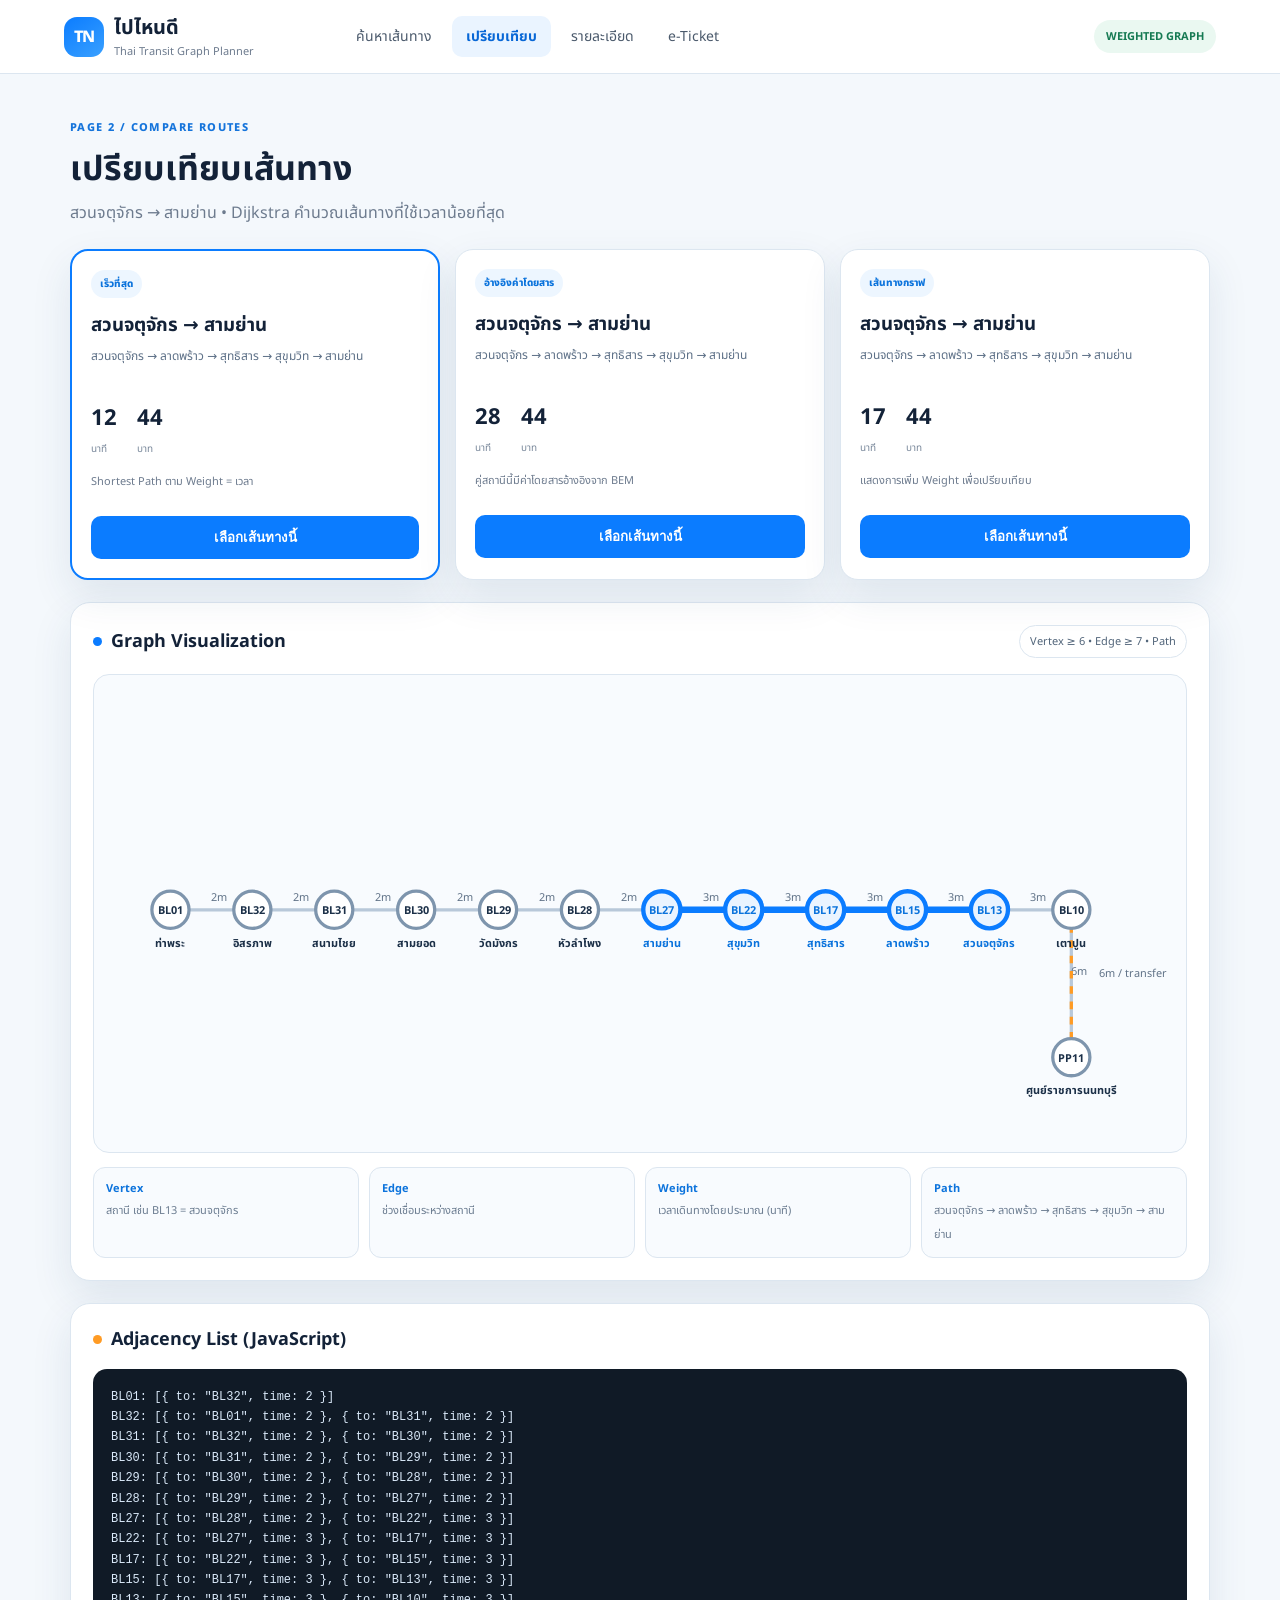
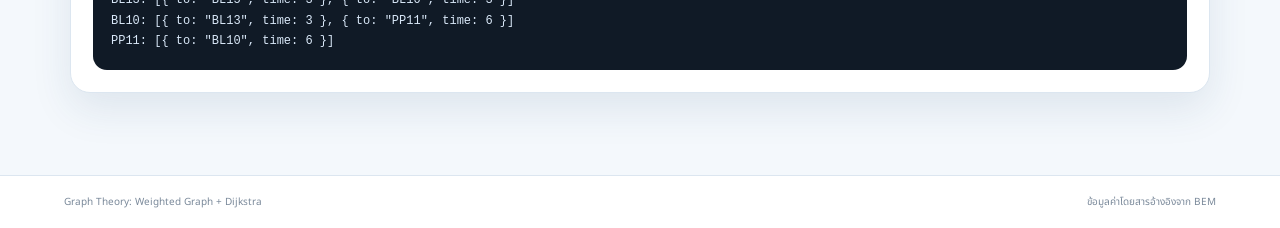
<file: routes.html>
<!doctype html>
<html lang="th">
<head>
  <meta charset="utf-8"><meta name="viewport" content="width=device-width, initial-scale=1">
  <title>เปรียบเทียบเส้นทาง | ไปไหนดี</title>
  <link rel="stylesheet" href="style.css">
</head>
<body>
<header class="topbar">
  <a class="brand" href="index.html"><span class="brand-mark">TN</span><span><b>ไปไหนดี</b><small>Thai Transit Graph Planner</small></span></a>
  <nav><a href="index.html">ค้นหาเส้นทาง</a><a class="active" href="routes.html">เปรียบเทียบ</a><a href="itinerary.html">รายละเอียด</a><a href="ticket.html">e-Ticket</a></nav>
  <span class="live-pill">WEIGHTED GRAPH</span>
</header>
<main>
  <div class="page-title"><span class="eyebrow">PAGE 2 / COMPARE ROUTES</span><h1>เปรียบเทียบเส้นทาง</h1><p id="routeSummary"></p></div>

  <section class="route-cards" id="routeCards"></section>

  <section class="panel">
    <div class="panel-head"><div><span class="dot blue"></span><h2>Graph Visualization</h2></div><span class="tag">Vertex ≥ 6 • Edge ≥ 7 • Path</span></div>
    <div class="graph-wrap">
      <svg id="graphSvg" viewBox="0 0 1000 430" role="img" aria-label="กราฟเส้นทาง MRT สายสีน้ำเงินและสายสีม่วง"></svg>
    </div>
    <div class="graph-info">
      <div><b>Vertex</b><span>สถานี เช่น BL13 = สวนจตุจักร</span></div>
      <div><b>Edge</b><span>ช่วงเชื่อมระหว่างสถานี</span></div>
      <div><b>Weight</b><span>เวลาเดินทางโดยประมาณ (นาที)</span></div>
      <div><b>Path</b><span id="pathText">กำลังคำนวณ...</span></div>
    </div>
  </section>

  <section class="panel">
    <div class="panel-head"><div><span class="dot orange"></span><h2>Adjacency List (JavaScript)</h2></div></div>
    <pre id="adjacency" class="code-box"></pre>
  </section>
</main>
<footer><span>Graph Theory: Weighted Graph + Dijkstra</span><span>ข้อมูลค่าโดยสารอ้างอิงจาก BEM</span></footer>
<script src="app.js"></script>
<script>window.addEventListener('DOMContentLoaded',()=>initRoutes());</script>
</body>
</html>
</file>
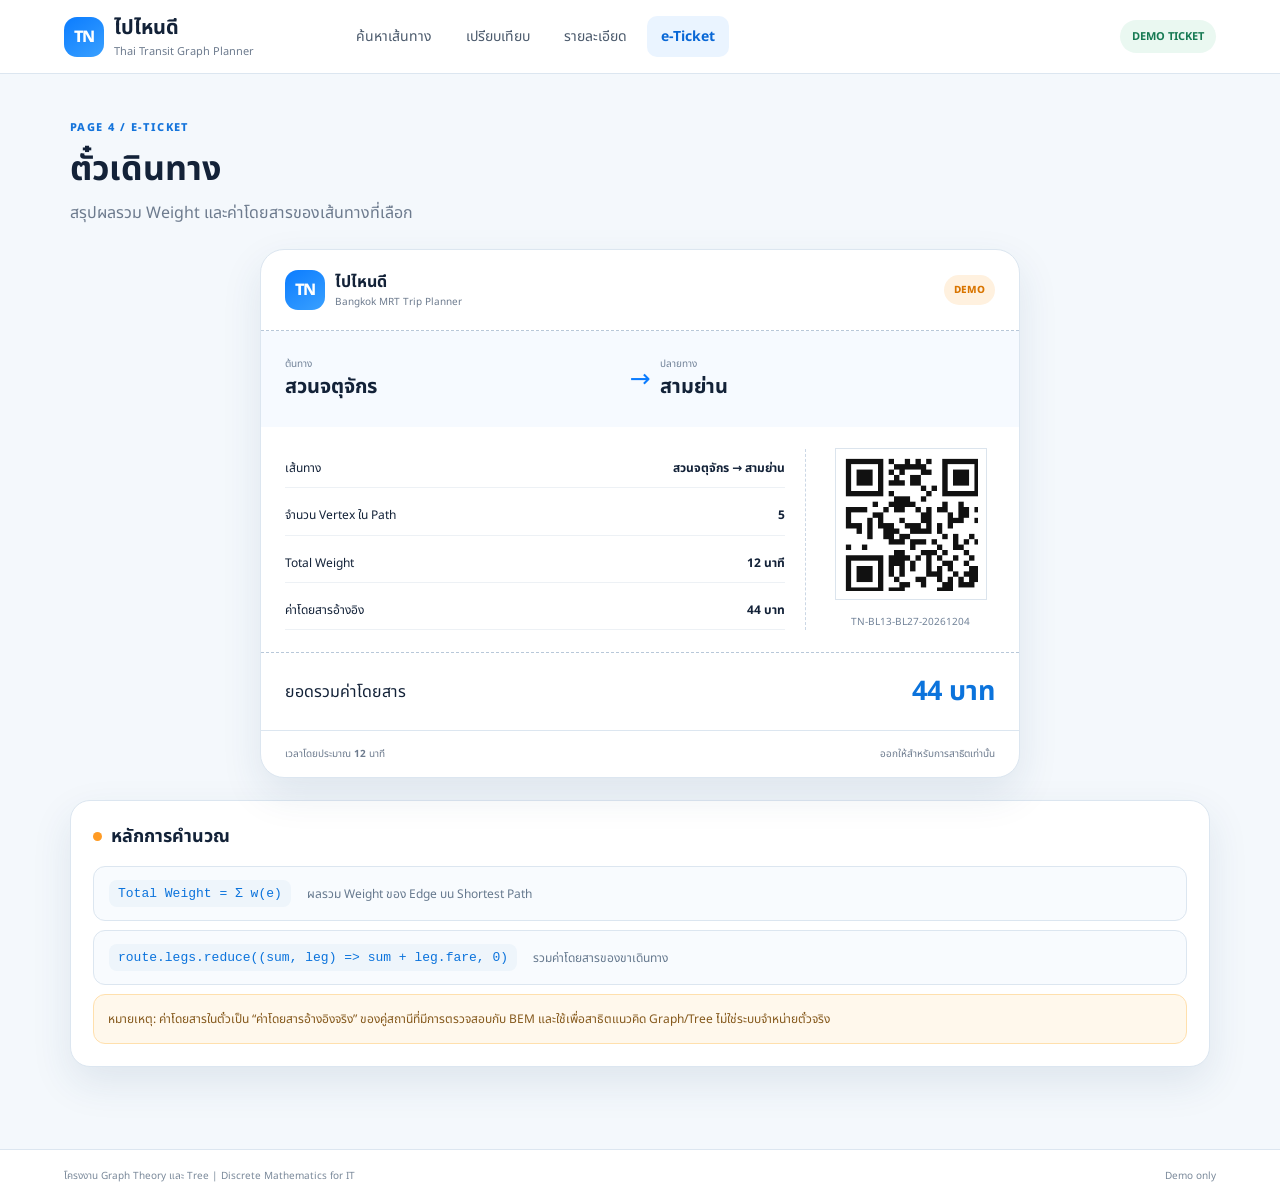
<file: ticket.html>
<!doctype html>
<html lang="th">
<head>
  <meta charset="utf-8"><meta name="viewport" content="width=device-width, initial-scale=1">
  <title>e-Ticket | ไปไหนดี</title>
  <link rel="stylesheet" href="style.css">
</head>
<body>
<header class="topbar">
  <a class="brand" href="index.html"><span class="brand-mark">TN</span><span><b>ไปไหนดี</b><small>Thai Transit Graph Planner</small></span></a>
  <nav><a href="index.html">ค้นหาเส้นทาง</a><a href="routes.html">เปรียบเทียบ</a><a href="itinerary.html">รายละเอียด</a><a class="active" href="ticket.html">e-Ticket</a></nav>
  <span class="live-pill">DEMO TICKET</span>
</header>
<main>
  <div class="page-title"><span class="eyebrow">PAGE 4 / E-TICKET</span><h1>ตั๋วเดินทาง</h1><p>สรุปผลรวม Weight และค่าโดยสารของเส้นทางที่เลือก</p></div>

  <section class="ticket-shell">
    <div class="ticket">
      <div class="ticket-top"><div><span class="brand-mark">TN</span><div><b>ไปไหนดี</b><small>Bangkok MRT Trip Planner</small></div></div><span class="demo-badge">DEMO</span></div>
      <div class="ticket-route"><div><small>ต้นทาง</small><b id="ticketFrom">--</b></div><span>→</span><div><small>ปลายทาง</small><b id="ticketTo">--</b></div></div>
      <div class="ticket-body">
        <div class="fare-table" id="fareTable"></div>
        <div class="qr-box"><canvas id="qrCanvas" width="150" height="150"></canvas><small id="ticketCode">TN-DEMO</small></div>
      </div>
      <div class="ticket-total"><span>ยอดรวมค่าโดยสาร</span><strong id="ticketFare">-- บาท</strong></div>
      <div class="ticket-meta"><span>เวลาโดยประมาณ <b id="ticketTime">--</b> นาที</span><span>ออกให้สำหรับการสาธิตเท่านั้น</span></div>
    </div>
  </section>

  <section class="panel">
    <div class="panel-head"><div><span class="dot orange"></span><h2>หลักการคำนวณ</h2></div></div>
    <div class="formula"><code>Total Weight = Σ w(e)</code><span>ผลรวม Weight ของ Edge บน Shortest Path</span></div>
    <div class="formula"><code>route.legs.reduce((sum, leg) =&gt; sum + leg.fare, 0)</code><span>รวมค่าโดยสารของขาเดินทาง</span></div>
    <div class="notice">หมายเหตุ: ค่าโดยสารในตั๋วเป็น “ค่าโดยสารอ้างอิงจริง” ของคู่สถานีที่มีการตรวจสอบกับ BEM และใช้เพื่อสาธิตแนวคิด Graph/Tree ไม่ใช่ระบบจำหน่ายตั๋วจริง</div>
  </section>
</main>
<footer><span>โครงงาน Graph Theory และ Tree | Discrete Mathematics for IT</span><span>Demo only</span></footer>
<script src="app.js"></script>
<script>window.addEventListener('DOMContentLoaded',()=>initTicket());</script>
</body>
</html>
</file>
<file: style.css>
@import url('https://fonts.googleapis.com/css2?family=Noto+Sans+Thai:wght@400;500;600;700;800&display=swap');
:root{--blue:#0b7cff;--blue2:#eaf4ff;--ink:#132238;--muted:#6d7b8e;--line:#dce6f0;--bg:#f4f8fc;--orange:#ff9b24;--green:#20a36a;--shadow:0 16px 40px rgba(25,67,110,.10)}
*{box-sizing:border-box}body{margin:0;background:var(--bg);color:var(--ink);font-family:'Noto Sans Thai',system-ui,sans-serif}
a{text-decoration:none;color:inherit}.topbar{height:74px;background:#fff;border-bottom:1px solid var(--line);display:flex;align-items:center;padding:0 5%;gap:28px;position:sticky;top:0;z-index:10}.brand{display:flex;align-items:center;gap:10px;min-width:250px}.brand-mark{width:40px;height:40px;border-radius:13px;background:linear-gradient(145deg,#0b7cff,#39a0ff);color:#fff;display:grid;place-items:center;font-weight:800;letter-spacing:-1px}.brand b{display:block;font-size:20px}.brand small{display:block;color:var(--muted);font-size:11px}.topbar nav{display:flex;gap:6px;flex:1}.topbar nav a{padding:10px 14px;border-radius:10px;font-size:14px;color:#4b5a6c}.topbar nav a.active,.topbar nav a:hover{background:var(--blue2);color:#0867d6;font-weight:700}.live-pill{font-size:11px;font-weight:700;color:#167a53;background:#eaf8f1;padding:8px 12px;border-radius:999px;white-space:nowrap}
main{max-width:1180px;margin:0 auto;padding:32px 20px 60px}.hero{display:grid;grid-template-columns:1fr 1.25fr;gap:22px;align-items:stretch;margin-bottom:24px}.hero-copy{background:linear-gradient(135deg,#eaf5ff,#fff);border:1px solid #d7eaff;border-radius:24px;padding:40px}.eyebrow{font-size:11px;letter-spacing:1.4px;color:#1574db;font-weight:800}.hero h1{font-size:46px;line-height:1.1;margin:12px 0 12px}.hero p{color:#52657a;line-height:1.8;margin:0 0 20px}.hero-img{width:100%;height:100%;min-height:280px;object-fit:cover;border-radius:24px;box-shadow:var(--shadow)}.hero-chips{display:flex;gap:8px;flex-wrap:wrap}.hero-chips span,.tag{background:#fff;border:1px solid var(--line);padding:7px 10px;border-radius:999px;font-size:11px;color:#52657a}
.search-card,.panel{background:#fff;border:1px solid var(--line);border-radius:20px;box-shadow:var(--shadow);margin-bottom:22px}.search-card{padding:22px}.section-title,.panel-head{display:flex;justify-content:space-between;align-items:center;gap:12px;margin-bottom:16px}.section-title>div,.panel-head>div{display:flex;align-items:center;gap:9px}.section-title h2,.panel-head h2{font-size:18px;margin:0}.dot{width:9px;height:9px;border-radius:50%;display:inline-block}.dot.blue{background:var(--blue)}.dot.orange{background:var(--orange)}.dot.green{background:var(--green)}.data-note{font-size:11px;color:#6e7d8f}.route-form{display:grid;grid-template-columns:1fr 44px 1fr 170px;gap:10px;align-items:end}.route-form label{font-size:12px;color:#66778a;font-weight:700}.route-form select{display:block;width:100%;margin-top:7px;padding:14px;border:1px solid var(--line);border-radius:12px;background:#fbfdff;color:var(--ink);font-family:inherit}.swap{height:46px;border:1px solid var(--line);border-radius:12px;background:#fff;font-size:22px;color:#287ad0;cursor:pointer}.primary,.secondary{display:inline-flex;align-items:center;justify-content:center;border-radius:12px;padding:13px 18px;font-weight:800;font-family:inherit;cursor:pointer}.primary{background:var(--blue);color:#fff;border:0}.secondary{background:#fff;border:1px solid var(--line);color:#36516e}.popular{display:flex;gap:8px;align-items:center;flex-wrap:wrap;margin-top:15px;color:#748399;font-size:11px}.popular button{border:1px solid var(--line);background:#fff;padding:8px 10px;border-radius:10px;color:#42566e;cursor:pointer}.popular b{color:#0b73df}.grid-2{display:grid;grid-template-columns:1.25fr .75fr;gap:22px}.panel{padding:22px}.tree-picker{min-height:240px}.tree-node{position:relative;margin:6px 0}.tree-row{display:flex;align-items:center;gap:9px;padding:8px 10px;border-radius:10px}.tree-row:hover{background:#f5f9fd}.tree-row .bullet{width:10px;height:10px;border-radius:50%;background:#b8c9db}.tree-row.root .bullet{background:var(--orange)}.tree-row.parent .bullet{background:var(--blue)}.tree-row.leaf .bullet{background:var(--green)}.tree-row span:last-child{font-size:13px}.tree-children{margin-left:20px;padding-left:14px;border-left:1px dashed #cbd7e5}.tree-legend{display:flex;gap:15px;font-size:11px;color:#748399;border-top:1px solid var(--line);padding-top:12px}.tree-legend i{display:inline-block;width:8px;height:8px;border-radius:50%;margin-right:5px}.tree-legend .root{background:var(--orange)}.tree-legend .parent{background:var(--blue)}.tree-legend .leaf{background:var(--green)}.photo-panel{padding:0;overflow:hidden;position:relative}.photo-panel img{width:100%;height:100%;min-height:310px;object-fit:cover}.photo-caption{position:absolute;left:18px;right:18px;bottom:18px;background:rgba(255,255,255,.92);backdrop-filter:blur(8px);border-radius:13px;padding:12px 14px;display:flex;justify-content:space-between;align-items:center}.photo-caption span{font-size:11px;color:#6d7b8e}.concepts{display:grid;grid-template-columns:repeat(4,1fr);gap:10px}.concepts div{padding:15px;border:1px solid var(--line);border-radius:13px;background:#fbfdff}.concepts b{display:block;color:#0c73dc;margin-bottom:5px}.concepts span{font-size:12px;color:#63758a;line-height:1.6}.page-title{margin:8px 0 24px}.page-title h1{font-size:34px;margin:6px 0}.page-title p{color:var(--muted);margin:0}
.route-cards{display:grid;grid-template-columns:repeat(3,1fr);gap:15px;margin-bottom:22px}.route-card{background:#fff;border:1px solid var(--line);border-radius:18px;padding:19px;box-shadow:var(--shadow);position:relative}.route-card.recommended{border:2px solid var(--blue)}.route-card .badge{display:inline-block;font-size:10px;padding:6px 9px;border-radius:999px;background:#edf6ff;color:#0b73dc;font-weight:800}.route-card h3{margin:13px 0 7px}.route-card .route-path{font-size:12px;color:#5d7087;line-height:1.7;min-height:42px}.route-card .numbers{display:flex;gap:20px;margin:14px 0}.route-card .numbers b{font-size:22px;display:block}.route-card .numbers span{font-size:10px;color:#78879a}.route-card button{width:100%;border:0;background:var(--blue);color:#fff;padding:11px;border-radius:10px;font-weight:800;cursor:pointer}.graph-wrap{background:#f8fbfe;border:1px solid var(--line);border-radius:16px;overflow:auto}.graph-wrap svg{width:100%;min-width:760px;height:auto}.edge{stroke:#b8c8d9;stroke-width:3}.edge.transfer{stroke:#ff9b24;stroke-dasharray:7 7}.edge.path{stroke:#0b7cff;stroke-width:6}.edge-label{font-size:10px;fill:#617388}.node circle{fill:#fff;stroke:#7e95ad;stroke-width:3}.node text{font-size:10px;font-weight:700;fill:#1c3048;text-anchor:middle}.node.active circle{fill:#eaf4ff;stroke:#0b7cff;stroke-width:4}.node.active text{fill:#0b73dc}.graph-info{display:grid;grid-template-columns:repeat(4,1fr);gap:10px;margin-top:14px}.graph-info div{background:#f8fbfe;border:1px solid var(--line);padding:12px;border-radius:12px}.graph-info b{display:block;font-size:11px;color:#0c73dc}.graph-info span{font-size:11px;color:#6c7d91}.code-box{background:#101a26;color:#d9e8f8;border-radius:14px;padding:18px;overflow:auto;font-size:12px;line-height:1.7;margin:0}
.itinerary-layout{display:grid;grid-template-columns:1fr 340px;gap:22px}.path-visual{display:flex;align-items:center;gap:8px;overflow:auto;padding:16px 4px 22px}.path-node{min-width:115px;padding:12px;border:1px solid #cfe1f3;background:#f6fbff;border-radius:12px;text-align:center}.path-node b{display:block;font-size:12px}.path-node small{color:#748399}.path-arrow{color:#8aa0b5;font-size:20px}.steps{display:grid;gap:10px}.step{display:grid;grid-template-columns:38px 1fr auto;gap:12px;align-items:center;border:1px solid var(--line);border-radius:14px;padding:13px}.step-num{width:30px;height:30px;border-radius:10px;background:#eaf4ff;color:#0b73dc;display:grid;place-items:center;font-weight:800}.step b{font-size:13px}.step small{display:block;color:#718298;margin-top:3px}.step .weight{text-align:right}.step .weight b{display:block}.step .weight small{font-size:10px}.action-row{display:flex;gap:10px;margin-top:18px}.side-photo{padding:0;overflow:hidden}.side-photo img{width:100%;height:230px;object-fit:cover}.side-photo h3,.side-photo p{padding:0 18px}.side-photo p{font-size:12px;color:#6b7d90;line-height:1.7}.mini-stat{display:inline-flex;flex-direction:column;margin:10px 0 18px 18px;padding:10px 14px;background:#f5f9fd;border-radius:12px}.mini-stat b{font-size:20px}.mini-stat span{font-size:10px;color:#748399}.tree-path{display:flex;gap:8px;flex-wrap:wrap;align-items:center}.tree-path .tp{padding:9px 12px;border-radius:10px;background:#f7fbff;border:1px solid var(--line);font-size:12px}.tree-path .arrow{color:#9aabbb}
.ticket-shell{display:flex;justify-content:center;margin-bottom:22px}.ticket{width:min(760px,100%);background:#fff;border-radius:24px;border:1px solid var(--line);box-shadow:var(--shadow);overflow:hidden}.ticket-top{display:flex;justify-content:space-between;align-items:center;padding:20px 24px;border-bottom:1px dashed #b8c8d9}.ticket-top>div{display:flex;gap:10px;align-items:center}.ticket-top b{display:block}.ticket-top small{display:block;font-size:10px;color:var(--muted)}.demo-badge{background:#fff1df;color:#d97500;padding:7px 10px;border-radius:999px;font-size:10px;font-weight:800}.ticket-route{display:grid;grid-template-columns:1fr 40px 1fr;align-items:center;padding:25px 24px;background:#f6faff}.ticket-route small{display:block;color:#718298;font-size:10px}.ticket-route b{font-size:20px}.ticket-route>span{text-align:center;color:#0b7cff;font-size:25px}.ticket-body{display:grid;grid-template-columns:1fr 190px;gap:20px;padding:22px 24px}.fare-table{display:grid;gap:8px}.fare-row{display:flex;justify-content:space-between;padding:10px 0;border-bottom:1px solid #edf1f5;font-size:12px}.qr-box{border-left:1px dashed #cbd7e5;padding-left:20px;text-align:center}.qr-box canvas{max-width:150px;width:100%;border:8px solid #fff;box-shadow:0 0 0 1px #dbe4ed}.qr-box small{display:block;margin-top:8px;font-size:10px;color:#718298}.ticket-total{padding:18px 24px;border-top:1px dashed #b8c8d9;border-bottom:1px solid var(--line);display:flex;justify-content:space-between;align-items:center}.ticket-total strong{font-size:27px;color:#0b73dc}.ticket-meta{display:flex;justify-content:space-between;padding:15px 24px;color:#6d7b8e;font-size:10px}.formula{display:flex;gap:16px;align-items:center;padding:13px 15px;background:#f8fbfe;border:1px solid var(--line);border-radius:12px;margin-bottom:9px}.formula code{background:#eef5fb;padding:6px 9px;border-radius:8px;color:#0b73dc}.formula span{font-size:12px;color:#66798e}.notice{background:#fff8ec;border:1px solid #ffe0ad;color:#85591c;padding:14px;border-radius:12px;font-size:12px;line-height:1.7}
footer{background:#fff;border-top:1px solid var(--line);padding:18px 5%;display:flex;justify-content:space-between;color:#7a899a;font-size:10px}
@media(max-width:900px){.topbar{gap:10px;padding:0 14px}.topbar nav{overflow:auto}.live-pill{display:none}.hero,.grid-2,.itinerary-layout{grid-template-columns:1fr}.route-form{grid-template-columns:1fr}.swap{width:100%}.concepts,.route-cards,.graph-info{grid-template-columns:1fr 1fr}.hero h1{font-size:38px}.ticket-body{grid-template-columns:1fr}.qr-box{border-left:0;border-top:1px dashed #cbd7e5;padding:18px 0 0}}
@media(max-width:560px){.concepts,.route-cards,.graph-info{grid-template-columns:1fr}.brand{min-width:auto}.brand small{display:none}.topbar nav a{padding:8px;font-size:11px}.page-title h1{font-size:28px}}
</file>
